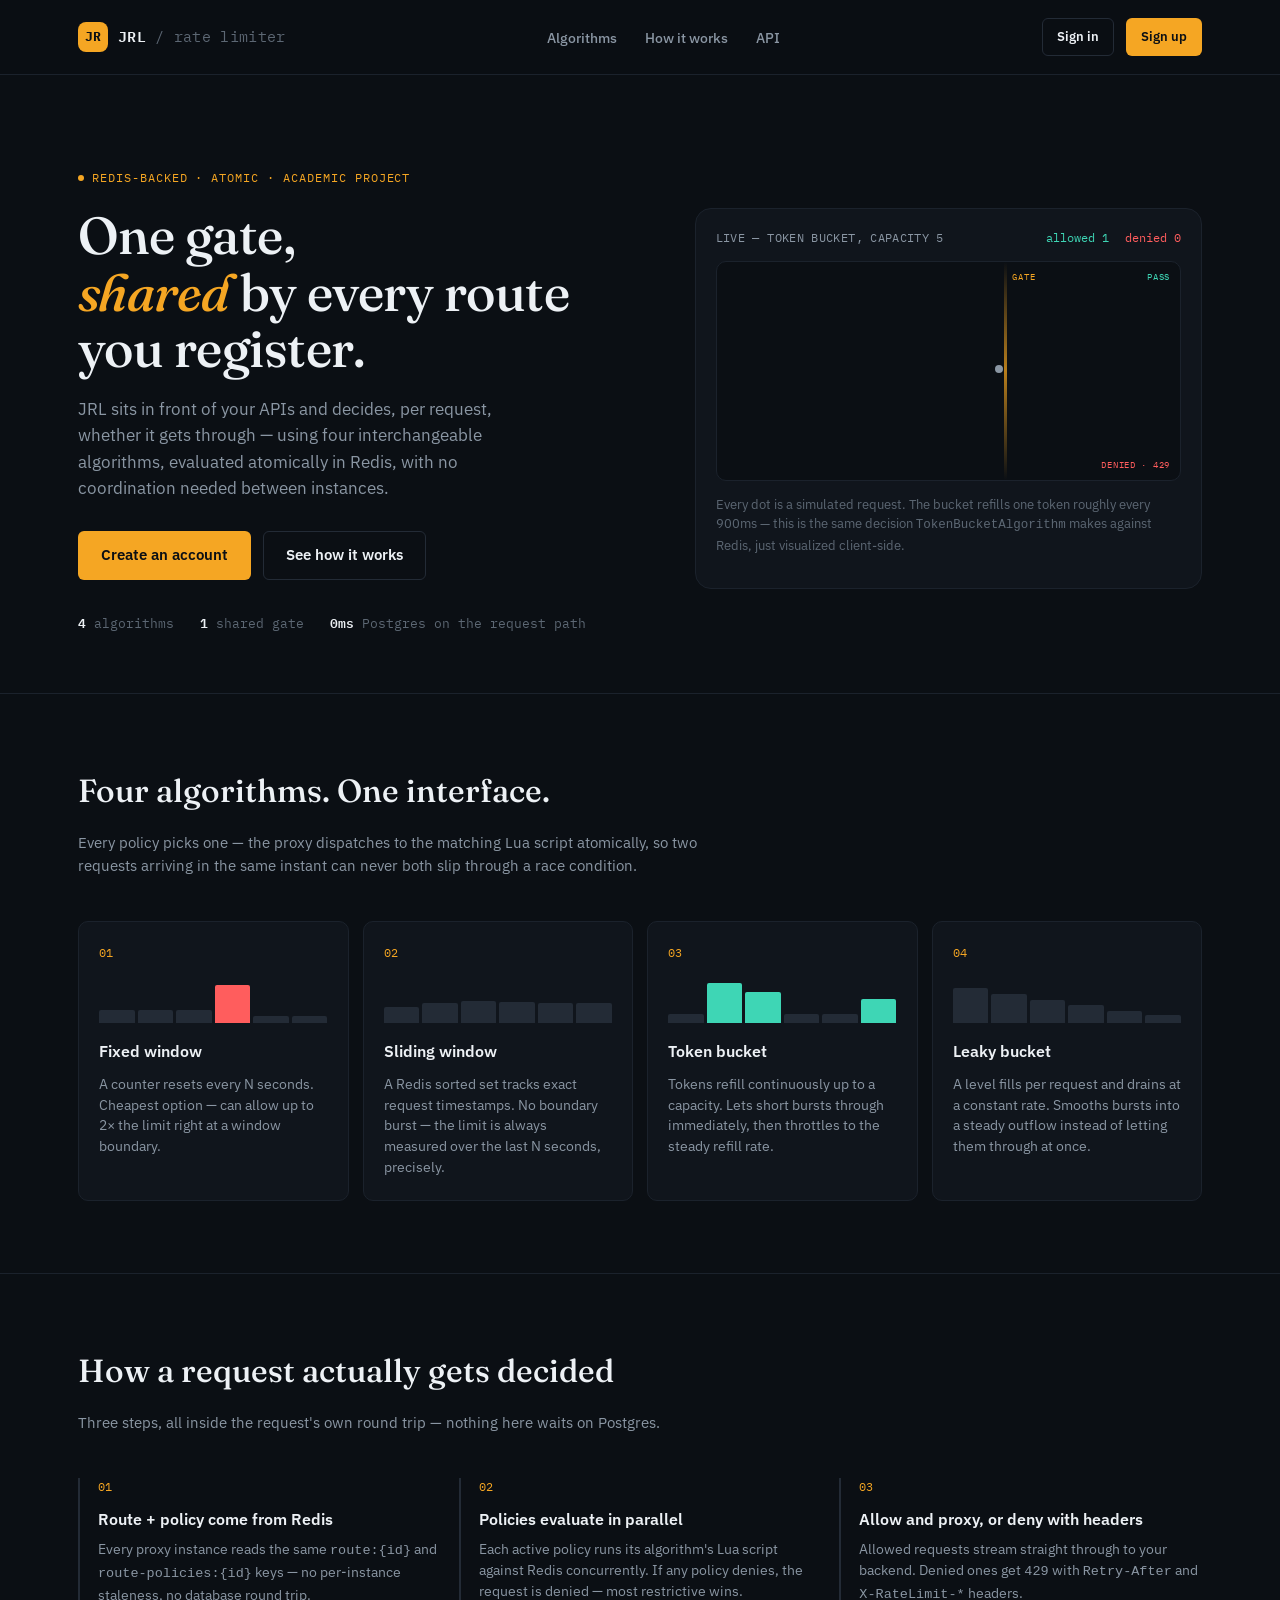
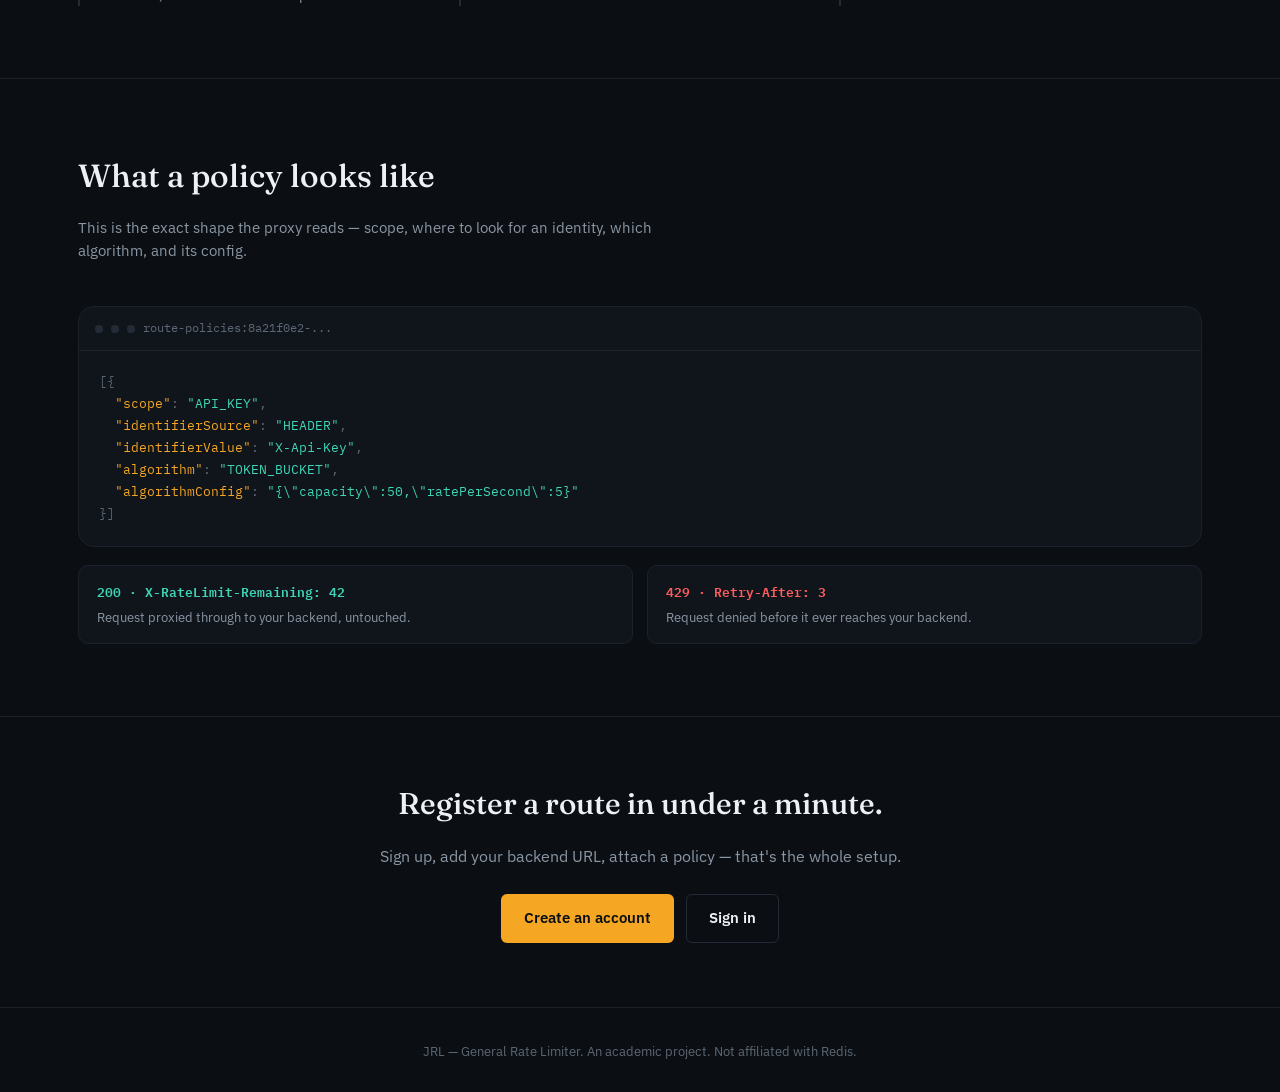
<file: jrl-frontend/index.html>
<!doctype html>
<html lang="en">
<head>
<meta charset="UTF-8">
<meta name="viewport" content="width=device-width, initial-scale=1.0">
<title>JRL — General Rate Limiter</title>
<link rel="stylesheet" href="css/styles.css">
<link rel="stylesheet" href="css/landing.css">
</head>
<body>

<nav class="nav">
  <div class="nav-inner">
    <a class="brand" href="index.html">
      <span class="brand-mark">JR</span>
      <span class="brand-name">JRL <span class="brand-sub">/ rate limiter</span></span>
    </a>
    <ul class="nav-links">
      <li><a href="#algorithms">Algorithms</a></li>
      <li><a href="#how-it-works">How it works</a></li>
      <li><a href="#api">API</a></li>
    </ul>
    <div class="nav-actions">
      <a class="btn btn-ghost btn-sm" href="pages/signin.html">Sign in</a>
      <a class="btn btn-primary btn-sm" href="pages/signup.html">Sign up</a>
    </div>
  </div>
</nav>

<header class="hero">
  <div class="container hero-grid">
    <div>
      <div class="eyebrow hero-eyebrow">Redis-backed · atomic · academic project</div>
      <h1>One gate,<br><em>shared</em> by every route you register.</h1>
      <p class="lede">
        JRL sits in front of your APIs and decides, per request, whether it gets
        through — using four interchangeable algorithms, evaluated atomically
        in Redis, with no coordination needed between instances.
      </p>
      <div class="hero-ctas">
        <a class="btn btn-primary" href="pages/signup.html">Create an account</a>
        <a class="btn btn-ghost" href="#how-it-works">See how it works</a>
      </div>
      <div class="hero-meta">
        <span><strong>4</strong> algorithms</span>
        <span><strong>1</strong> shared gate</span>
        <span><strong>0ms</strong> Postgres on the request path</span>
      </div>
    </div>

    <div class="flow-card">
      <div class="flow-card-head">
        <span class="flow-card-title">LIVE — TOKEN BUCKET, CAPACITY 5</span>
        <div class="flow-stats">
          <span class="flow-stat-allow">allowed <span id="flowAllowed">0</span></span>
          <span class="flow-stat-deny">denied <span id="flowDenied">0</span></span>
        </div>
      </div>
      <div class="flow-stage" id="flowStage">
        <span class="flow-lane-label pass">PASS</span>
        <span class="flow-lane-label block">DENIED · 429</span>
        <div class="flow-gate"></div>
      </div>
      <p class="flow-caption">
        Every dot is a simulated request. The bucket refills one token roughly
        every 900ms — this is the same decision <code>TokenBucketAlgorithm</code>
        makes against Redis, just visualized client-side.
      </p>
    </div>
  </div>
</header>

<section class="section" id="algorithms">
  <div class="container">
    <div class="section-head">
      <h2>Four algorithms. One interface.</h2>
      <p>Every policy picks one — the proxy dispatches to the matching Lua script atomically, so two requests arriving in the same instant can never both slip through a race condition.</p>
    </div>
    <div class="algo-grid">
      <div class="algo-card">
        <div class="algo-num">01</div>
        <div class="algo-visual">
          <span style="height:30%"></span><span style="height:30%"></span><span style="height:30%"></span>
          <span style="height:85%; background:var(--deny)"></span><span style="height:15%"></span><span style="height:15%"></span>
        </div>
        <h3>Fixed window</h3>
        <p>A counter resets every N seconds. Cheapest option — can allow up to 2× the limit right at a window boundary.</p>
      </div>
      <div class="algo-card">
        <div class="algo-num">02</div>
        <div class="algo-visual">
          <span style="height:35%"></span><span style="height:45%"></span><span style="height:50%"></span>
          <span style="height:48%"></span><span style="height:46%"></span><span style="height:44%"></span>
        </div>
        <h3>Sliding window</h3>
        <p>A Redis sorted set tracks exact request timestamps. No boundary burst — the limit is always measured over the last N seconds, precisely.</p>
      </div>
      <div class="algo-card">
        <div class="algo-num">03</div>
        <div class="algo-visual">
          <span style="height:20%"></span><span style="height:90%; background:var(--allow)"></span><span style="height:70%; background:var(--allow)"></span>
          <span style="height:20%"></span><span style="height:20%"></span><span style="height:55%; background:var(--allow)"></span>
        </div>
        <h3>Token bucket</h3>
        <p>Tokens refill continuously up to a capacity. Lets short bursts through immediately, then throttles to the steady refill rate.</p>
      </div>
      <div class="algo-card">
        <div class="algo-num">04</div>
        <div class="algo-visual">
          <span style="height:80%"></span><span style="height:65%"></span><span style="height:52%"></span>
          <span style="height:40%"></span><span style="height:28%"></span><span style="height:18%"></span>
        </div>
        <h3>Leaky bucket</h3>
        <p>A level fills per request and drains at a constant rate. Smooths bursts into a steady outflow instead of letting them through at once.</p>
      </div>
    </div>
  </div>
</section>

<section class="section" id="how-it-works" style="border-top:1px solid var(--line-soft)">
  <div class="container">
    <div class="section-head">
      <h2>How a request actually gets decided</h2>
      <p>Three steps, all inside the request's own round trip — nothing here waits on Postgres.</p>
    </div>
    <div class="steps">
      <div class="step">
        <div class="step-num">01</div>
        <h3>Route + policy come from Redis</h3>
        <p>Every proxy instance reads the same <code>route:{id}</code> and <code>route-policies:{id}</code> keys — no per-instance staleness, no database round trip.</p>
      </div>
      <div class="step">
        <div class="step-num">02</div>
        <h3>Policies evaluate in parallel</h3>
        <p>Each active policy runs its algorithm's Lua script against Redis concurrently. If any policy denies, the request is denied — most restrictive wins.</p>
      </div>
      <div class="step">
        <div class="step-num">03</div>
        <h3>Allow and proxy, or deny with headers</h3>
        <p>Allowed requests stream straight through to your backend. Denied ones get <code>429</code> with <code>Retry-After</code> and <code>X-RateLimit-*</code> headers.</p>
      </div>
    </div>
  </div>
</section>

<section class="section" id="api" style="border-top:1px solid var(--line-soft)">
  <div class="container">
    <div class="section-head">
      <h2>What a policy looks like</h2>
      <p>This is the exact shape the proxy reads — scope, where to look for an identity, which algorithm, and its config.</p>
    </div>
    <div class="code-panel">
      <div class="code-panel-head">
        <span class="code-dot"></span><span class="code-dot"></span><span class="code-dot"></span>
        <span>route-policies:8a21f0e2-...</span>
      </div>
      <pre><span class="tok-punc">[{</span>
  <span class="tok-key">"scope"</span><span class="tok-punc">:</span> <span class="tok-str">"API_KEY"</span><span class="tok-punc">,</span>
  <span class="tok-key">"identifierSource"</span><span class="tok-punc">:</span> <span class="tok-str">"HEADER"</span><span class="tok-punc">,</span>
  <span class="tok-key">"identifierValue"</span><span class="tok-punc">:</span> <span class="tok-str">"X-Api-Key"</span><span class="tok-punc">,</span>
  <span class="tok-key">"algorithm"</span><span class="tok-punc">:</span> <span class="tok-str">"TOKEN_BUCKET"</span><span class="tok-punc">,</span>
  <span class="tok-key">"algorithmConfig"</span><span class="tok-punc">:</span> <span class="tok-str">"{\"capacity\":50,\"ratePerSecond\":5}"</span>
<span class="tok-punc">}]</span></pre>
    </div>
    <div class="response-strip">
      <div class="response-chip allow">
        <div class="code">200 · X-RateLimit-Remaining: 42</div>
        <p>Request proxied through to your backend, untouched.</p>
      </div>
      <div class="response-chip deny">
        <div class="code">429 · Retry-After: 3</div>
        <p>Request denied before it ever reaches your backend.</p>
      </div>
    </div>
  </div>
</section>

<section class="cta-band">
  <div class="container">
    <h2>Register a route in under a minute.</h2>
    <p>Sign up, add your backend URL, attach a policy — that's the whole setup.</p>
    <div class="cta-band-actions">
      <a class="btn btn-primary" href="pages/signup.html">Create an account</a>
      <a class="btn btn-ghost" href="pages/signin.html">Sign in</a>
    </div>
  </div>
</section>

<footer class="site-footer">
  JRL — General Rate Limiter. An academic project. Not affiliated with Redis.
</footer>

<script src="js/flow-demo.js"></script>
</body>
</html>
</file>
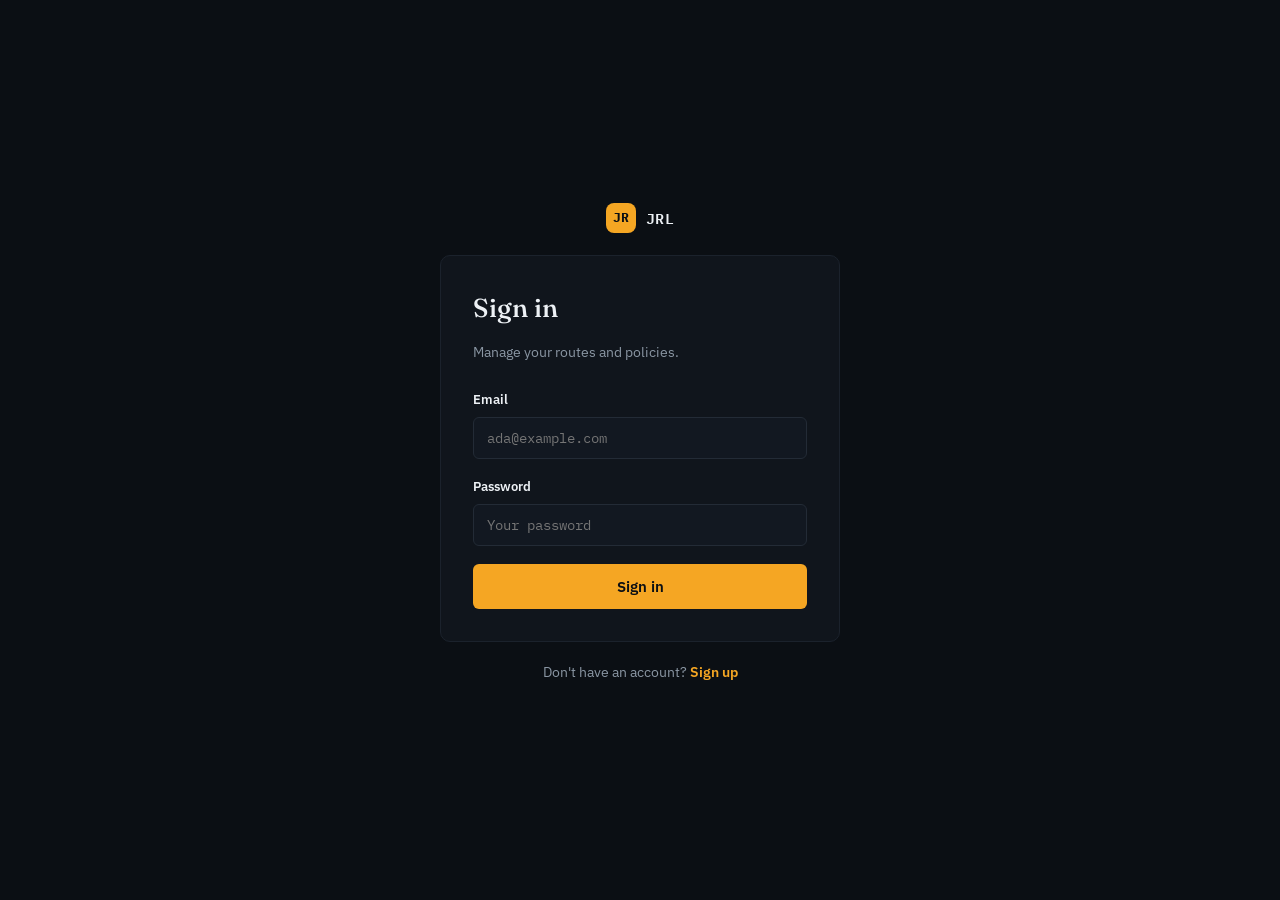
<file: jrl-frontend/pages/dashboard.html>
<!doctype html>
<html lang="en">
<head>
<meta charset="UTF-8">
<meta name="viewport" content="width=device-width, initial-scale=1.0">
<title>Routes — JRL</title>
<link rel="stylesheet" href="../css/styles.css">
<style>
  .status-dot {
    display: inline-block;
    width: 9px; height: 9px;
    border-radius: 50%;
    margin-right: 8px;
    flex-shrink: 0;
  }
  .status-dot.live { background: var(--allow); box-shadow: 0 0 0 3px var(--allow-wash); }
  .status-dot.down { background: var(--deny); box-shadow: 0 0 0 3px var(--deny-wash); }
  .status-dot.checking { background: var(--text-faint); }
  .route-row-status { display: flex; align-items: center; font-family: var(--font-mono); font-size: 11px; color: var(--text-muted); }
  .route-row-actions { display: flex; gap: 6px; }
  .icon-btn { background: none; border: 1px solid var(--line); color: var(--text-muted); border-radius: var(--radius-sm); padding: 6px 10px; font-size: 12px; cursor: pointer; text-decoration: none; display: inline-flex; align-items: center; }
  .icon-btn:hover { color: var(--text-primary); border-color: var(--text-faint); }
</style>
</head>
<body>

<div class="app-shell">
  <aside class="app-sidebar">
    <a class="brand" href="../index.html">
      <span class="brand-mark">JR</span>
      <span class="brand-name">JRL</span>
    </a>
    <nav class="app-sidebar-nav">
      <a href="dashboard.html" class="active">Routes</a>
      <a href="profile.html">Profile</a>
    </nav>
  </aside>

  <main class="app-main">
    <div class="app-header">
      <div>
        <h1 class="app-title">Routes</h1>
        <p class="app-subtitle">Each route proxies to one backend URL and carries its own rate-limit policies.</p>
      </div>
      <div style="display:flex; align-items:center; gap:12px;">
        <a class="user-chip" href="profile.html" id="userChip">Loading…</a>
        <button class="btn btn-primary btn-sm" id="newRouteBtn">New route</button>
      </div>
    </div>

    <div id="routeListWrap">
      <div class="empty-state"><p>Loading routes…</p></div>
    </div>
  </main>
</div>

<!-- Create route modal -->
<div class="modal-overlay" id="routeModalOverlay">
  <div class="modal">
    <div class="modal-head">
      <h3>New route</h3>
      <button class="modal-close" id="closeRouteModal">&times;</button>
    </div>
    <div class="form-error" id="routeFormError"></div>
    <form id="routeForm">
      <div class="field">
        <label for="routeName">Name</label>
        <input type="text" id="routeName" required placeholder="Payments API">
      </div>
      <div class="field">
        <label for="targetUrl">Backend URL</label>
        <input type="url" id="targetUrl" required placeholder="https://api.yourcompany.com/v1">
        <p class="hint">Traffic that passes the rate limit is forwarded here, unmodified.</p>
      </div>
      <div class="modal-actions">
        <button type="button" class="btn btn-ghost" id="cancelRouteBtn">Cancel</button>
        <button type="submit" class="btn btn-primary" id="routeSubmitBtn">Create route</button>
      </div>
    </form>
  </div>
</div>

<script src="../js/config.js"></script>
<script src="../js/api.js"></script>
<script src="../js/auth-guard.js"></script>
<script src="../js/toast.js"></script>
<script>
  let statusPollTimer = null;

  function escapeHtml(str) {
    const div = document.createElement('div');
    div.textContent = str;
    return div.innerHTML;
  }

  async function renderRoutes() {
    const wrap = document.getElementById('routeListWrap');
    let routes;
    try {
      routes = await JRL.listRoutes();
    } catch (err) {
      wrap.innerHTML = `<div class="empty-state"><h3>Couldn't load routes</h3><p>${escapeHtml(err.message)}</p></div>`;
      return;
    }

    if (routes.length === 0) {
      wrap.innerHTML = `
        <div class="empty-state">
          <h3>No routes yet</h3>
          <p>Create a route, point it at your backend, then attach a policy to start limiting traffic.</p>
          <button class="btn btn-primary btn-sm" onclick="document.getElementById('newRouteBtn').click()">Create your first route</button>
        </div>`;
      return;
    }

    wrap.innerHTML = `<div class="row-list">` + routes.map(r => `
      <div class="route-row" data-route-id="${r.routeId}">
        <a class="route-row-main" href="route.html?id=${encodeURIComponent(r.routeId)}" style="text-decoration:none; color:inherit;">
          <div class="route-row-name">${escapeHtml(r.name)}</div>
          <div class="route-row-url">${escapeHtml(r.targetUrl)}</div>
        </a>
        <div class="route-row-meta">
          <span class="route-row-status">
            <span class="status-dot ${r.live ? 'live' : 'down'}" data-dot="${r.routeId}"></span>
            ${r.live ? 'live' : 'not live'}
          </span>
          <span class="pill ${r.active ? 'pill-active' : ''}">${r.active ? 'active' : 'paused'}</span>
          <div class="route-row-actions">
            <a class="icon-btn" href="route.html?id=${encodeURIComponent(r.routeId)}">Manage</a>
            <button class="icon-btn" data-delete-route="${r.routeId}">Delete</button>
          </div>
        </div>
      </div>
    `).join('') + `</div>`;

    wrap.querySelectorAll('[data-delete-route]').forEach(btn => {
      btn.addEventListener('click', async (e) => {
        e.preventDefault();
        const routeId = btn.dataset.deleteRoute;
        if (!confirm('Delete this route and all of its policies? This cannot be undone.')) return;
        try {
          await JRL.deleteRoute(routeId);
          showToast('Route deleted');
          renderRoutes();
        } catch (err) {
          showToast(err.message);
        }
      });
    });

    schedulePoll(routes.map(r => r.routeId));
  }

  // Periodically re-checks the live status dot without re-rendering the whole
  // list — mirrors what a real dashboard would do to keep the dot honest.
  function schedulePoll(routeIds) {
    clearInterval(statusPollTimer);
    statusPollTimer = setInterval(async () => {
      for (const routeId of routeIds) {
        const dot = document.querySelector(`[data-dot="${routeId}"]`);
        if (!dot) continue;
        try {
          const status = await JRL.getRouteStatus(routeId);
          dot.className = `status-dot ${status.live ? 'live' : 'down'}`;
        } catch {
          dot.className = 'status-dot down';
        }
      }
    }, 8000);
  }

  (async function init() {
    const user = await requireAuth();
    if (!user) return;

    document.getElementById('userChip').innerHTML =
      `<span class="avatar-dot">${user.name.charAt(0).toUpperCase()}</span> ${user.name}`;

    renderRoutes();
  })();

  const overlay = document.getElementById('routeModalOverlay');
  const form = document.getElementById('routeForm');
  const errorEl = document.getElementById('routeFormError');
  const submitBtn = document.getElementById('routeSubmitBtn');

  document.getElementById('newRouteBtn').addEventListener('click', () => {
    form.reset();
    errorEl.classList.remove('visible');
    overlay.classList.add('open');
  });
  document.getElementById('closeRouteModal').addEventListener('click', () => overlay.classList.remove('open'));
  document.getElementById('cancelRouteBtn').addEventListener('click', () => overlay.classList.remove('open'));
  overlay.addEventListener('click', (e) => { if (e.target === overlay) overlay.classList.remove('open'); });

  form.addEventListener('submit', async (e) => {
    e.preventDefault();
    errorEl.classList.remove('visible');
    const name = document.getElementById('routeName').value.trim();
    const targetUrl = document.getElementById('targetUrl').value.trim();

    submitBtn.disabled = true;
    submitBtn.textContent = 'Creating…';
    try {
      await JRL.createRoute({ name, targetUrl });
      overlay.classList.remove('open');
      showToast('Route created');
      renderRoutes();
    } catch (err) {
      errorEl.textContent = err.message;
      errorEl.classList.add('visible');
    } finally {
      submitBtn.disabled = false;
      submitBtn.textContent = 'Create route';
    }
  });
</script>
</body>
</html>
</file>
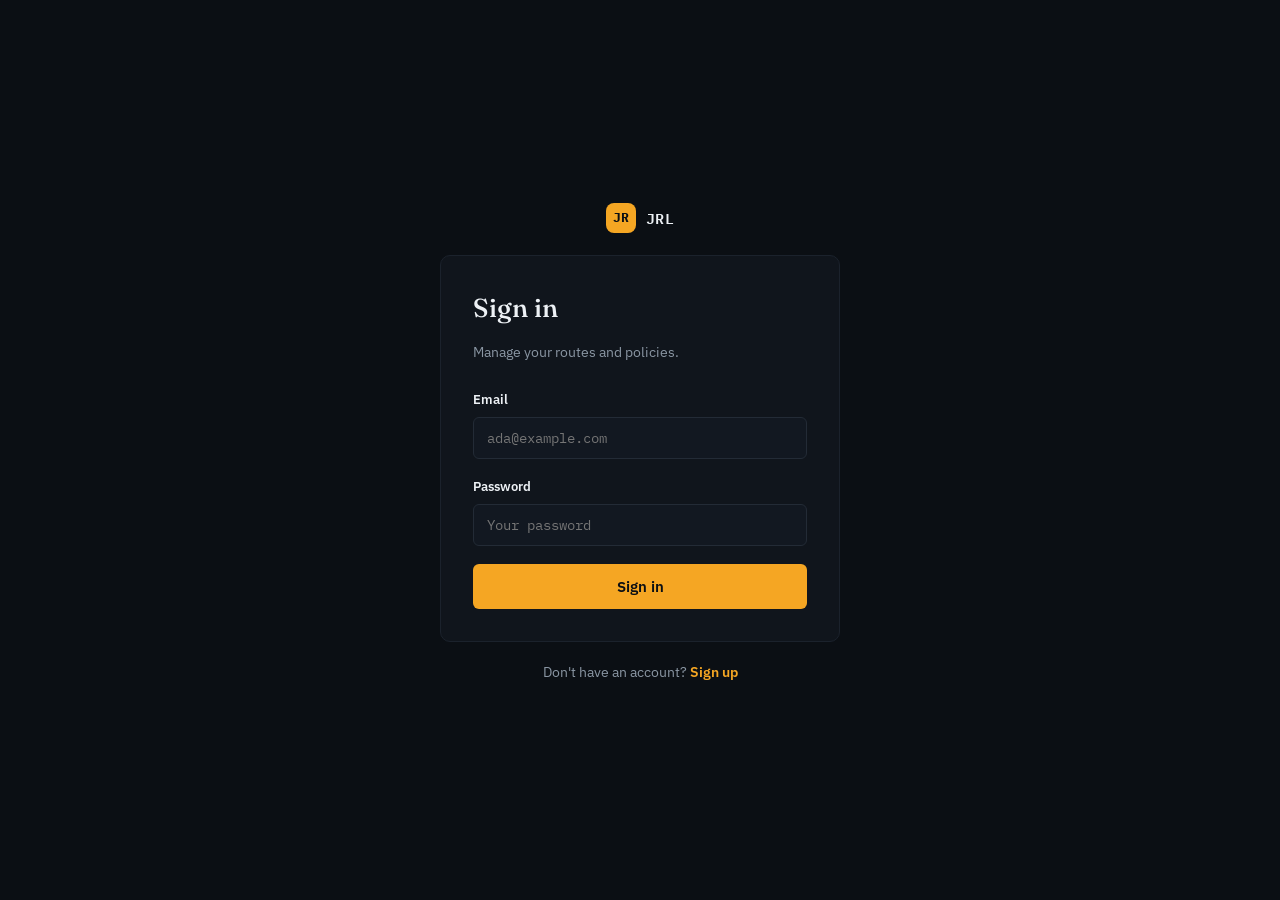
<file: jrl-frontend/pages/profile.html>
<!doctype html>
<html lang="en">
<head>
<meta charset="UTF-8">
<meta name="viewport" content="width=device-width, initial-scale=1.0">
<title>Profile — JRL</title>
<link rel="stylesheet" href="../css/styles.css">
</head>
<body>

<div class="app-shell">
  <aside class="app-sidebar">
    <a class="brand" href="../index.html">
      <span class="brand-mark">JR</span>
      <span class="brand-name">JRL</span>
    </a>
    <nav class="app-sidebar-nav">
      <a href="dashboard.html">Routes</a>
      <a href="profile.html" class="active">Profile</a>
    </nav>
  </aside>

  <main class="app-main">
    <div class="app-header">
      <div>
        <h1 class="app-title">Profile</h1>
        <p class="app-subtitle">Your account and the customer ID your routes will be tagged with.</p>
      </div>
    </div>

    <div class="form-error" id="formError"></div>

    <div class="card">
      <div class="field">
        <label for="nameInput">Name</label>
        <input type="text" id="nameInput" style="font-family: var(--font-body);" disabled>
      </div>
      <div class="field">
        <label>Email</label>
        <input type="email" id="emailDisplay" disabled style="font-family: var(--font-body); opacity: 0.6;">
        <p class="hint">Email isn't editable — sign up again with a different address to change it.</p>
      </div>
      <button class="btn btn-primary btn-sm" id="saveProfileBtn" disabled>Save changes</button>
    </div>

    <div class="card">
      <div class="field" style="margin-bottom: 4px;">
        <label>Customer ID</label>
        <div class="code-value" id="customerIdValue">—</div>
        <p class="hint">Once routes exist, every route and metric you create will be tagged with this value.</p>
      </div>
    </div>

    <div class="card" style="border-color: rgba(255,93,93,0.3);">
      <div class="toggle-row" style="align-items:center;">
        <span class="toggle-label">
          Sign out
          <span class="sub">Forgets your session token on this device. The token itself stays valid until it expires — see jrl-auth-service's README.</span>
        </span>
        <button class="btn btn-ghost btn-sm" id="signOutBtn">Sign out</button>
      </div>
    </div>
  </main>
</div>

<script src="../js/config.js"></script>
<script src="../js/api.js"></script>
<script src="../js/auth-guard.js"></script>
<script src="../js/toast.js"></script>
<script>
  const nameInput = document.getElementById('nameInput');
  const saveBtn = document.getElementById('saveProfileBtn');
  const errorEl = document.getElementById('formError');

  (async function init() {
    const user = await requireAuth();
    if (!user) return;

    nameInput.value = user.name;
    nameInput.disabled = false;
    saveBtn.disabled = false;
    document.getElementById('emailDisplay').value = user.email;
    document.getElementById('customerIdValue').textContent = user.customerId;
  })();

  saveBtn.addEventListener('click', async () => {
    errorEl.classList.remove('visible');
    const name = nameInput.value.trim();
    if (!name) {
      errorEl.textContent = 'Name cannot be empty.';
      errorEl.classList.add('visible');
      return;
    }
    saveBtn.disabled = true;
    saveBtn.textContent = 'Saving…';
    try {
      await JRL.updateProfile({ name });
      showToast('Profile saved');
    } catch (err) {
      errorEl.textContent = err.message;
      errorEl.classList.add('visible');
    } finally {
      saveBtn.disabled = false;
      saveBtn.textContent = 'Save changes';
    }
  });

  document.getElementById('signOutBtn').addEventListener('click', () => {
    JRL.signOut();
    window.location.href = 'signin.html';
  });
</script>
</body>
</html>
</file>
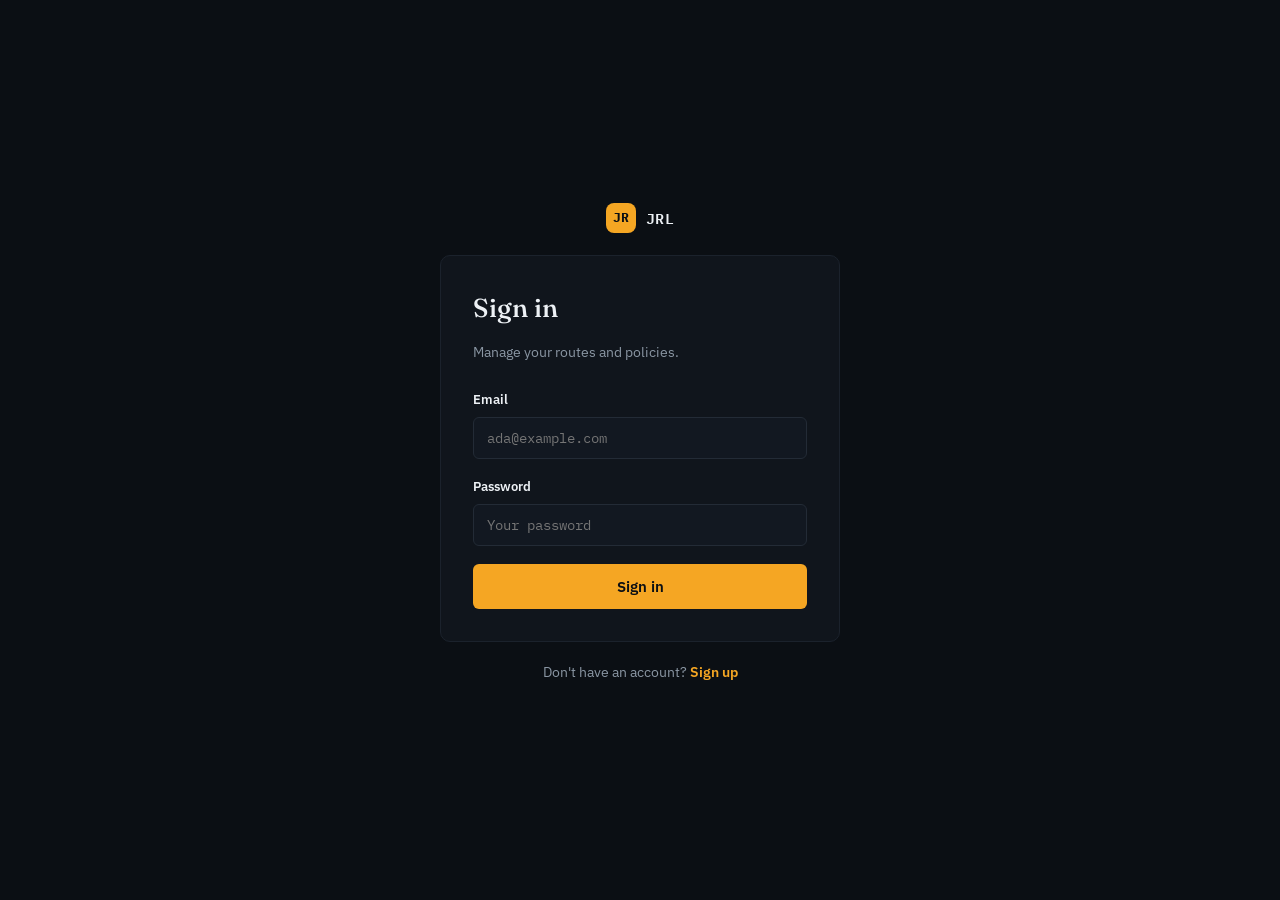
<file: jrl-frontend/pages/route.html>
<!doctype html>
<html lang="en">
<head>
<meta charset="UTF-8">
<meta name="viewport" content="width=device-width, initial-scale=1.0">
<title>Route — JRL</title>
<link rel="stylesheet" href="../css/styles.css">
<style>
  .toggle-row { display: flex; align-items: center; justify-content: space-between; padding: 4px 0; }
  .toggle-row .toggle-label { font-size: 14px; }
  .toggle-row .toggle-label .sub { display: block; font-size: 12.5px; color: var(--text-faint); margin-top: 2px; }
  .switch { position: relative; width: 40px; height: 22px; }
  .switch input { opacity: 0; width: 0; height: 0; }
  .switch .track { position: absolute; inset: 0; background: var(--line); border-radius: 100px; cursor: pointer; transition: background 0.15s ease; }
  .switch .track::before { content: ''; position: absolute; width: 16px; height: 16px; left: 3px; top: 3px; background: var(--text-primary); border-radius: 50%; transition: transform 0.15s ease; }
  .switch input:checked + .track { background: var(--allow-wash); border: 1px solid rgba(62,214,181,0.4); }
  .switch input:checked + .track::before { transform: translateX(18px); background: var(--allow); }

  .status-dot { display: inline-block; width: 9px; height: 9px; border-radius: 50%; margin-right: 8px; }
  .status-dot.live { background: var(--allow); box-shadow: 0 0 0 3px var(--allow-wash); }
  .status-dot.down { background: var(--deny); box-shadow: 0 0 0 3px var(--deny-wash); }
  .status-line { display: flex; align-items: center; font-family: var(--font-mono); font-size: 12.5px; color: var(--text-muted); margin-bottom: 18px; }

  .policy-row { padding: 16px 18px; border: 1px solid var(--line-soft); border-radius: var(--radius-md); background: var(--ink-900); }
  .policy-row + .policy-row { margin-top: 10px; }
  .policy-row-top { display: flex; align-items: center; justify-content: space-between; gap: 12px; margin-bottom: 8px; }
  .policy-row-title { font-weight: 600; font-size: 14.5px; display:flex; align-items:center; gap:8px; }
  .policy-row-detail { font-family: var(--font-mono); font-size: 12.5px; color: var(--text-muted); }
  .policy-row-actions { display: flex; gap: 8px; flex-shrink: 0; }
  .icon-btn { background: none; border: 1px solid var(--line); color: var(--text-muted); border-radius: var(--radius-sm); padding: 6px 10px; font-size: 12px; cursor: pointer; }
  .icon-btn:hover { color: var(--text-primary); border-color: var(--text-faint); }
  .locked-field { opacity: 0.55; }
  .locked-note { font-size: 12px; color: var(--text-faint); margin: -8px 0 18px; }
</style>
</head>
<body>

<div class="app-shell">
  <aside class="app-sidebar">
    <a class="brand" href="../index.html">
      <span class="brand-mark">JR</span>
      <span class="brand-name">JRL</span>
    </a>
    <nav class="app-sidebar-nav">
      <a href="dashboard.html" class="active">Routes</a>
      <a href="profile.html">Profile</a>
    </nav>
  </aside>

  <main class="app-main">
    <div class="app-header">
      <div>
        <p class="app-subtitle" style="margin-bottom:4px;"><a href="dashboard.html" style="color:var(--text-muted); text-decoration:none;">&larr; Routes</a></p>
        <h1 class="app-title" id="routeTitle">Route</h1>
      </div>
      <a class="user-chip" href="profile.html" id="userChip"></a>
    </div>

    <div id="routeNotFound" style="display:none;" class="empty-state">
      <h3>Route not found</h3>
      <p>It may have been deleted, or the link is wrong.</p>
      <a class="btn btn-primary btn-sm" href="dashboard.html">Back to routes</a>
    </div>

    <div id="routeContent" style="display:none;">
      <div class="status-line">
        <span class="status-dot" id="liveDot"></span>
        <span id="liveText">Checking…</span>
        <button class="btn btn-ghost btn-sm" id="recheckBtn" style="margin-left:12px; padding:4px 10px;">Check now</button>
      </div>

      <div class="form-error" id="routeFormError"></div>
      <div class="card">
        <div class="field">
          <label for="routeNameInput">Name</label>
          <input type="text" id="routeNameInput" style="font-family: var(--font-body);">
        </div>
        <div class="field">
          <label for="targetUrlInput">Backend URL</label>
          <input type="url" id="targetUrlInput">
        </div>
        <div class="toggle-row">
          <span class="toggle-label">
            Active
            <span class="sub">Paused routes return 404 — nothing gets proxied or limited.</span>
          </span>
          <label class="switch">
            <input type="checkbox" id="activeToggle">
            <span class="track"></span>
          </label>
        </div>
        <div class="modal-actions" style="margin-top:20px;">
          <button class="btn btn-primary btn-sm" id="saveRouteBtn">Save changes</button>
          <button class="btn btn-danger btn-sm" id="deleteRouteBtn">Delete route</button>
        </div>
      </div>

      <div class="app-header" style="margin-top:34px; margin-bottom:14px;">
        <div>
          <h2 style="font-family:var(--font-display); font-size:20px; font-weight:500;">Policies</h2>
          <p class="app-subtitle">A request is denied if any active policy denies it — most restrictive wins.</p>
        </div>
        <button class="btn btn-primary btn-sm" id="newPolicyBtn">Add policy</button>
      </div>
      <div id="policyListWrap"></div>
    </div>
  </main>
</div>

<!-- Policy modal -->
<div class="modal-overlay" id="policyModalOverlay">
  <div class="modal">
    <div class="modal-head">
      <h3 id="policyModalTitle">Add policy</h3>
      <button class="modal-close" id="closePolicyModal">&times;</button>
    </div>
    <div class="form-error" id="policyFormError"></div>
    <form id="policyForm">
      <input type="hidden" id="policyId">

      <div id="scopeSection">
        <div class="field">
          <label for="scope">Scope — who shares one counter</label>
          <select id="scope">
            <option value="GLOBAL">Global — one counter for the whole route</option>
            <option value="IP">Per IP address</option>
            <option value="API_KEY">Per API key</option>
            <option value="USER">Per user identifier</option>
          </select>
        </div>

        <div id="identifierFields">
          <div class="field-row">
            <div class="field">
              <label for="identifierSource">Read identity from</label>
              <select id="identifierSource">
                <option value="HEADER">Header</option>
                <option value="QUERY_PARAM">Query parameter</option>
                <option value="COOKIE">Cookie</option>
              </select>
            </div>
            <div class="field">
              <label for="identifierValue">Name</label>
              <input type="text" id="identifierValue" placeholder="X-Api-Key">
            </div>
          </div>
        </div>
        <p class="locked-note" id="lockedNote" style="display:none;">
          Scope and identity source can't be changed after creation — delete this policy and add a new one if who it applies to needs to change.
        </p>
      </div>

      <div class="field">
        <label for="algorithm">Algorithm</label>
        <select id="algorithm">
          <option value="FIXED_WINDOW">Fixed window</option>
          <option value="SLIDING_WINDOW">Sliding window</option>
          <option value="TOKEN_BUCKET">Token bucket</option>
          <option value="LEAKY_BUCKET">Leaky bucket</option>
        </select>
      </div>

      <div class="field-row">
        <div class="field">
          <label for="limit">Limit</label>
          <input type="number" id="limit" min="1" required placeholder="100">
        </div>
        <div class="field">
          <label for="windowSize">Per</label>
          <input type="number" id="windowSize" min="1" required placeholder="1">
        </div>
      </div>
      <div class="field">
        <label for="windowUnit">Window unit</label>
        <select id="windowUnit">
          <option value="SECOND">Second(s)</option>
          <option value="MINUTE" selected>Minute(s)</option>
          <option value="HOUR">Hour(s)</option>
          <option value="DAY">Day(s)</option>
        </select>
        <p class="hint">For token/leaky bucket, this limit is converted into a steady rate — e.g. 100 per minute becomes roughly 1.67 tokens/sec.</p>
      </div>

      <div class="field" id="activeFieldWrap" style="display:none;">
        <div class="toggle-row">
          <span class="toggle-label">Active</span>
          <label class="switch">
            <input type="checkbox" id="policyActiveToggle">
            <span class="track"></span>
          </label>
        </div>
      </div>

      <div class="modal-actions">
        <button type="button" class="btn btn-ghost" id="cancelPolicyBtn">Cancel</button>
        <button type="submit" class="btn btn-primary" id="policySubmitBtn">Save policy</button>
      </div>
    </form>
  </div>
</div>

<script src="../js/config.js"></script>
<script src="../js/api.js"></script>
<script src="../js/auth-guard.js"></script>
<script src="../js/toast.js"></script>
<script>
  const params = new URLSearchParams(window.location.search);
  const routeId = params.get('id');
  let route = null;

  function escapeHtml(str) {
    const div = document.createElement('div');
    div.textContent = str;
    return div.innerHTML;
  }

  (async function init() {
    const user = await requireAuth();
    if (!user) return;
    document.getElementById('userChip').innerHTML =
      `<span class="avatar-dot">${user.name.charAt(0).toUpperCase()}</span> ${user.name}`;

    if (!routeId) {
      document.getElementById('routeNotFound').style.display = 'block';
      return;
    }

    try {
      route = await JRL.getRoute(routeId);
    } catch (err) {
      document.getElementById('routeNotFound').style.display = 'block';
      return;
    }

    document.getElementById('routeContent').style.display = 'block';
    initRoutePage();
  })();

  function renderLiveStatus(status) {
    const dot = document.getElementById('liveDot');
    const text = document.getElementById('liveText');
    dot.className = `status-dot ${status.live ? 'live' : 'down'}`;
    text.textContent = status.live
      ? '/r/' + routeId + ' is live in Redis — the proxy will serve it'
      : 'Not live in Redis right now — the proxy would 404 this route';
  }

  async function checkLiveStatus() {
    try {
      const status = await JRL.getRouteStatus(routeId);
      renderLiveStatus(status);
    } catch (err) {
      document.getElementById('liveDot').className = 'status-dot down';
      document.getElementById('liveText').textContent = 'Could not check status';
    }
  }

  function initRoutePage() {
    document.getElementById('routeTitle').textContent = route.name;
    document.getElementById('routeNameInput').value = route.name;
    document.getElementById('targetUrlInput').value = route.targetUrl;
    document.getElementById('activeToggle').checked = route.active;
    renderLiveStatus({ live: route.live });

    document.getElementById('recheckBtn').addEventListener('click', checkLiveStatus);

    const routeErrorEl = document.getElementById('routeFormError');

    document.getElementById('saveRouteBtn').addEventListener('click', async () => {
      routeErrorEl.classList.remove('visible');
      const name = document.getElementById('routeNameInput').value.trim();
      const targetUrl = document.getElementById('targetUrlInput').value.trim();
      const active = document.getElementById('activeToggle').checked;
      try {
        route = await JRL.updateRoute(route.routeId, { name, targetUrl, active });
        document.getElementById('routeTitle').textContent = route.name;
        renderLiveStatus({ live: route.live });
        showToast('Route saved');
      } catch (err) {
        routeErrorEl.textContent = err.message;
        routeErrorEl.classList.add('visible');
      }
    });

    document.getElementById('deleteRouteBtn').addEventListener('click', async () => {
      if (!confirm(`Delete "${route.name}" and all of its policies? This can't be undone.`)) return;
      try {
        await JRL.deleteRoute(route.routeId);
        window.location.href = 'dashboard.html';
      } catch (err) {
        showToast(err.message);
      }
    });

    renderPolicies();
    setupPolicyModal();
  }

  function algorithmLabel(a) {
    return { FIXED_WINDOW: 'Fixed window', SLIDING_WINDOW: 'Sliding window', TOKEN_BUCKET: 'Token bucket', LEAKY_BUCKET: 'Leaky bucket' }[a] || a;
  }
  function scopeLabel(s) {
    return { GLOBAL: 'Global', IP: 'Per IP', API_KEY: 'Per API key', USER: 'Per user' }[s] || s;
  }

  async function renderPolicies() {
    const wrap = document.getElementById('policyListWrap');
    let policies;
    try {
      policies = await JRL.listPolicies(route.routeId);
    } catch (err) {
      wrap.innerHTML = `<div class="empty-state"><h3>Couldn't load policies</h3><p>${escapeHtml(err.message)}</p></div>`;
      return;
    }

    if (policies.length === 0) {
      wrap.innerHTML = `
        <div class="empty-state">
          <h3>No policies yet</h3>
          <p>Without a policy, requests to this route are refused with 403 — add one to start allowing (and limiting) traffic.</p>
          <button class="btn btn-primary btn-sm" onclick="document.getElementById('newPolicyBtn').click()">Add your first policy</button>
        </div>`;
      return;
    }

    wrap.innerHTML = policies.map(p => {
      let config = {};
      try { config = JSON.parse(p.algorithmConfig); } catch {}
      const summary = `${config.limit ?? '?'} / ${config.windowSize ?? '?'} ${(config.windowUnit || '').toLowerCase()}`;
      const idLine = p.identifierSource ? ` via ${p.identifierSource.toLowerCase()} "${escapeHtml(p.identifierValue || '')}"` : '';
      return `
        <div class="policy-row">
          <div class="policy-row-top">
            <div class="policy-row-title">
              ${algorithmLabel(p.algorithm)}
              <span class="pill ${p.active ? 'pill-active' : ''}">${scopeLabel(p.scope)}</span>
            </div>
            <div class="policy-row-actions">
              <button class="icon-btn" data-edit="${p.policyId}">Edit</button>
              <button class="icon-btn" data-delete="${p.policyId}">Delete</button>
            </div>
          </div>
          <div class="policy-row-detail">${summary}${idLine}</div>
        </div>`;
    }).join('');

    wrap.querySelectorAll('[data-edit]').forEach(btn =>
      btn.addEventListener('click', () => openPolicyModal(btn.dataset.edit, policies)));
    wrap.querySelectorAll('[data-delete]').forEach(btn =>
      btn.addEventListener('click', async () => {
        if (!confirm('Delete this policy?')) return;
        try {
          await JRL.deletePolicy(route.routeId, btn.dataset.delete);
          renderPolicies();
          showToast('Policy deleted');
        } catch (err) {
          showToast(err.message);
        }
      }));
  }

  function setupPolicyModal() {
    const overlay = document.getElementById('policyModalOverlay');
    const form = document.getElementById('policyForm');
    const errorEl = document.getElementById('policyFormError');
    const scopeSelect = document.getElementById('scope');
    const identifierFields = document.getElementById('identifierFields');
    const scopeSection = document.getElementById('scopeSection');
    const lockedNote = document.getElementById('lockedNote');
    const activeFieldWrap = document.getElementById('activeFieldWrap');
    const submitBtn = document.getElementById('policySubmitBtn');

    function syncIdentifierVisibility() {
      const needsIdentifier = scopeSelect.value === 'USER' || scopeSelect.value === 'API_KEY';
      identifierFields.style.display = needsIdentifier ? 'block' : 'none';
    }
    scopeSelect.addEventListener('change', syncIdentifierVisibility);

    document.getElementById('newPolicyBtn').addEventListener('click', () => openPolicyModal(null, []));
    document.getElementById('closePolicyModal').addEventListener('click', () => overlay.classList.remove('open'));
    document.getElementById('cancelPolicyBtn').addEventListener('click', () => overlay.classList.remove('open'));
    overlay.addEventListener('click', (e) => { if (e.target === overlay) overlay.classList.remove('open'); });

    window.openPolicyModal = function (policyId, cachedPolicies) {
      form.reset();
      errorEl.classList.remove('visible');
      document.getElementById('policyId').value = policyId || '';
      document.getElementById('policyModalTitle').textContent = policyId ? 'Edit policy' : 'Add policy';

      const isEdit = Boolean(policyId);
      // Editing only ever changes algorithm/config/active — scope and identity
      // are locked in from creation (see the backend's PolicyUpdateRequest).
      scopeSection.classList.toggle('locked-field', isEdit);
      scopeSelect.disabled = isEdit;
      document.getElementById('identifierSource').disabled = isEdit;
      document.getElementById('identifierValue').disabled = isEdit;
      lockedNote.style.display = isEdit ? 'block' : 'none';
      activeFieldWrap.style.display = isEdit ? 'block' : 'none';

      if (isEdit) {
        const p = cachedPolicies.find(x => x.policyId === policyId);
        if (p) {
          scopeSelect.value = p.scope;
          document.getElementById('identifierSource').value = p.identifierSource || 'HEADER';
          document.getElementById('identifierValue').value = p.identifierValue || '';
          document.getElementById('algorithm').value = p.algorithm;
          document.getElementById('policyActiveToggle').checked = p.active;
          try {
            const cfg = JSON.parse(p.algorithmConfig);
            document.getElementById('limit').value = cfg.limit || '';
            document.getElementById('windowSize').value = cfg.windowSize || '';
            document.getElementById('windowUnit').value = cfg.windowUnit || 'MINUTE';
          } catch {}
        }
      }
      syncIdentifierVisibility();
      overlay.classList.add('open');
    };

    form.addEventListener('submit', async (e) => {
      e.preventDefault();
      errorEl.classList.remove('visible');

      const existingId = document.getElementById('policyId').value;
      const isEdit = Boolean(existingId);

      const limit = Number(document.getElementById('limit').value);
      const windowSize = Number(document.getElementById('windowSize').value);
      const windowUnit = document.getElementById('windowUnit').value;
      if (!limit || !windowSize) {
        errorEl.textContent = 'Limit and window must be positive numbers.';
        errorEl.classList.add('visible');
        return;
      }
      const algorithmConfig = JSON.stringify({ limit, windowSize, windowUnit });

      submitBtn.disabled = true;
      submitBtn.textContent = 'Saving…';

      try {
        if (isEdit) {
          await JRL.updatePolicy(route.routeId, existingId, {
            algorithm: document.getElementById('algorithm').value,
            algorithmConfig,
            active: document.getElementById('policyActiveToggle').checked,
          });
          showToast('Policy updated');
        } else {
          const scope = scopeSelect.value;
          const needsIdentifier = scope === 'USER' || scope === 'API_KEY';
          const identifierValue = document.getElementById('identifierValue').value.trim();
          if (needsIdentifier && !identifierValue) {
            errorEl.textContent = 'Enter a header/param/cookie name to read the identity from.';
            errorEl.classList.add('visible');
            submitBtn.disabled = false;
            submitBtn.textContent = 'Save policy';
            return;
          }
          await JRL.createPolicy(route.routeId, {
            scope,
            identifierSource: needsIdentifier ? document.getElementById('identifierSource').value : null,
            identifierValue: needsIdentifier ? identifierValue : null,
            algorithm: document.getElementById('algorithm').value,
            algorithmConfig,
          });
          showToast('Policy added');
        }
        overlay.classList.remove('open');
        renderPolicies();
      } catch (err) {
        errorEl.textContent = err.message;
        errorEl.classList.add('visible');
      } finally {
        submitBtn.disabled = false;
        submitBtn.textContent = 'Save policy';
      }
    });
  }
</script>
</body>
</html>
</file>
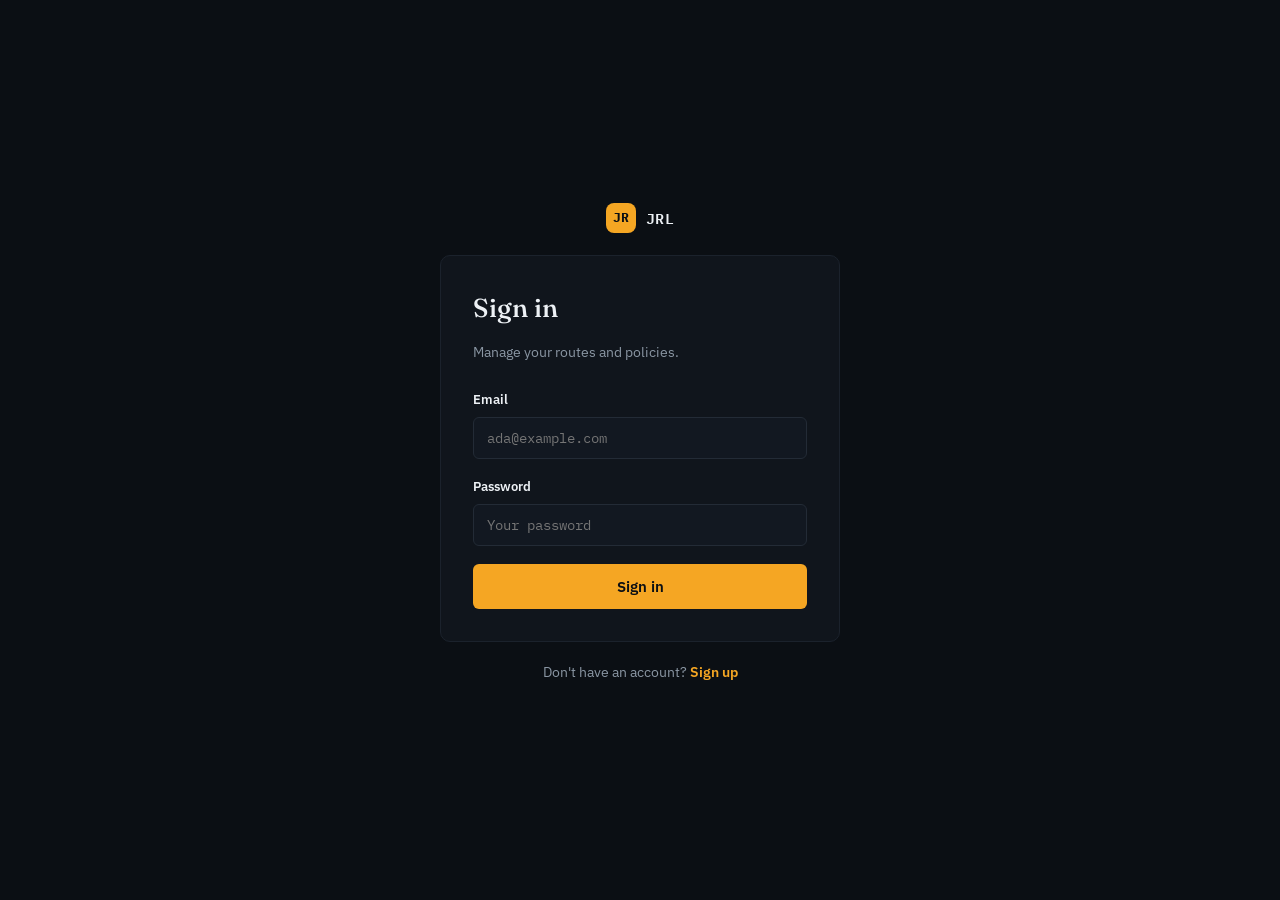
<file: jrl-frontend/pages/signin.html>
<!doctype html>
<html lang="en">
<head>
<meta charset="UTF-8">
<meta name="viewport" content="width=device-width, initial-scale=1.0">
<title>Sign in — JRL</title>
<link rel="stylesheet" href="../css/styles.css">
</head>
<body>

<div class="auth-wrap">
  <div class="auth-card">
    <div style="text-align:center; margin-bottom:22px;">
      <a class="brand" href="../index.html" style="justify-content:center; display:inline-flex;">
        <span class="brand-mark">JR</span>
        <span class="brand-name">JRL</span>
      </a>
    </div>
    <div class="card">
      <h1 class="auth-title">Sign in</h1>
      <p class="auth-sub">Manage your routes and policies.</p>

      <div class="form-error" id="formError"></div>

      <form id="signinForm">
        <div class="field">
          <label for="email">Email</label>
          <input type="email" id="email" required autocomplete="email" placeholder="ada@example.com">
        </div>
        <div class="field">
          <label for="password">Password</label>
          <input type="password" id="password" required autocomplete="current-password" placeholder="Your password">
        </div>
        <button type="submit" class="btn btn-primary btn-block" id="submitBtn">Sign in</button>
      </form>
    </div>
    <p class="auth-switch">Don't have an account? <a href="signup.html">Sign up</a></p>
  </div>
</div>

<script src="../js/config.js"></script>
<script src="../js/api.js"></script>
<script>
  document.getElementById('signinForm').addEventListener('submit', async (e) => {
    e.preventDefault();
    const errorEl = document.getElementById('formError');
    const submitBtn = document.getElementById('submitBtn');
    errorEl.classList.remove('visible');

    const email = document.getElementById('email').value.trim();
    const password = document.getElementById('password').value;

    submitBtn.disabled = true;
    submitBtn.textContent = 'Signing in…';

    try {
      await JRL.signIn({ email, password });
      window.location.href = 'dashboard.html';
    } catch (err) {
      errorEl.textContent = err.message;
      errorEl.classList.add('visible');
      submitBtn.disabled = false;
      submitBtn.textContent = 'Sign in';
    }
  });
</script>
</body>
</html>
</file>
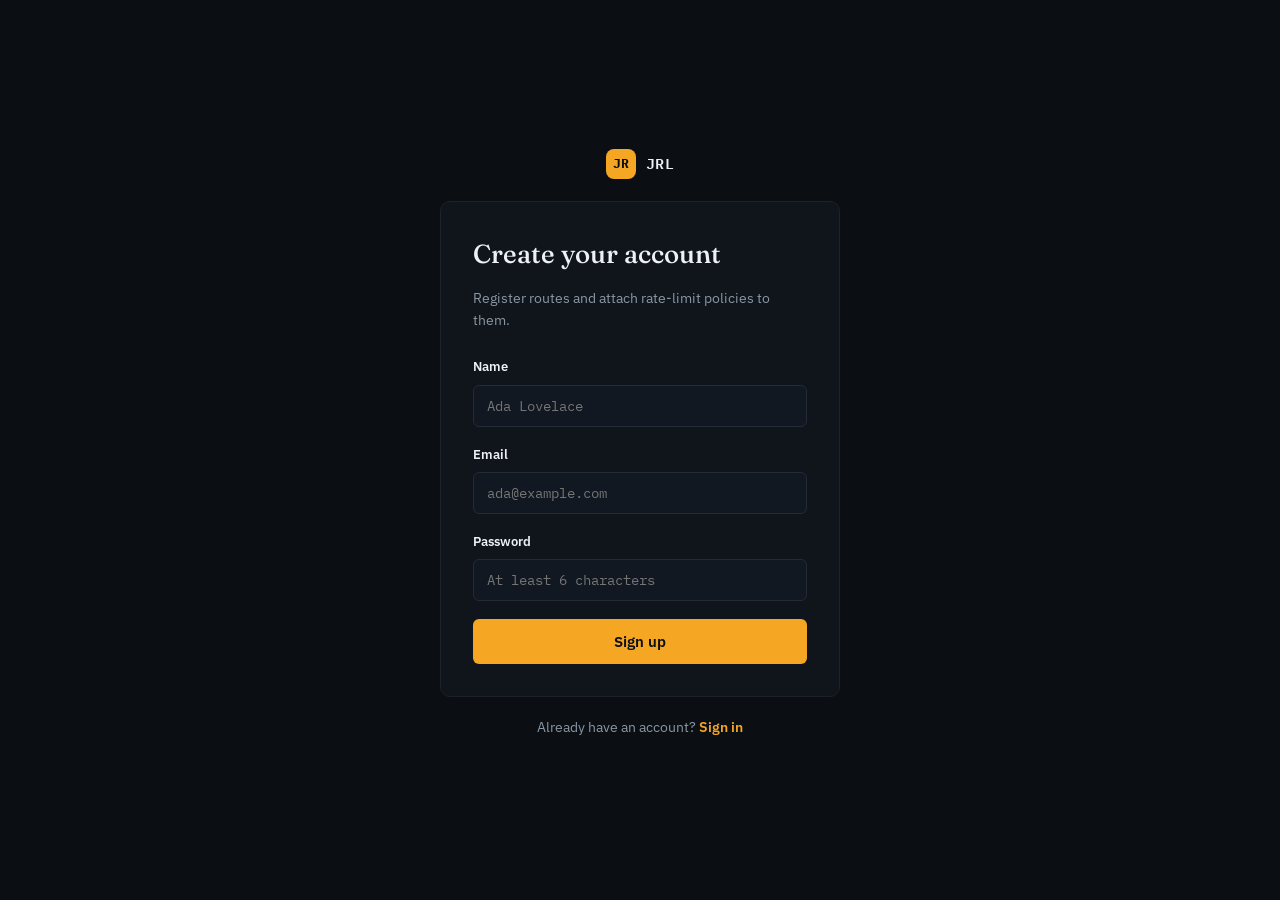
<file: jrl-frontend/pages/signup.html>
<!doctype html>
<html lang="en">
<head>
<meta charset="UTF-8">
<meta name="viewport" content="width=device-width, initial-scale=1.0">
<title>Sign up — JRL</title>
<link rel="stylesheet" href="../css/styles.css">
</head>
<body>

<div class="auth-wrap">
  <div class="auth-card">
    <div style="text-align:center; margin-bottom:22px;">
      <a class="brand" href="../index.html" style="justify-content:center; display:inline-flex;">
        <span class="brand-mark">JR</span>
        <span class="brand-name">JRL</span>
      </a>
    </div>
    <div class="card">
      <h1 class="auth-title">Create your account</h1>
      <p class="auth-sub">Register routes and attach rate-limit policies to them.</p>

      <div class="form-error" id="formError"></div>

      <form id="signupForm">
        <div class="field">
          <label for="name">Name</label>
          <input type="text" id="name" required autocomplete="name" placeholder="Ada Lovelace">
        </div>
        <div class="field">
          <label for="email">Email</label>
          <input type="email" id="email" required autocomplete="email" placeholder="ada@example.com">
        </div>
        <div class="field">
          <label for="password">Password</label>
          <input type="password" id="password" required autocomplete="new-password" minlength="6" placeholder="At least 6 characters">
        </div>
        <button type="submit" class="btn btn-primary btn-block" id="submitBtn">Sign up</button>
      </form>
    </div>
    <p class="auth-switch">Already have an account? <a href="signin.html">Sign in</a></p>
  </div>
</div>

<script src="../js/config.js"></script>
<script src="../js/api.js"></script>
<script>
  document.getElementById('signupForm').addEventListener('submit', async (e) => {
    e.preventDefault();
    const errorEl = document.getElementById('formError');
    const submitBtn = document.getElementById('submitBtn');
    errorEl.classList.remove('visible');

    const name = document.getElementById('name').value.trim();
    const email = document.getElementById('email').value.trim();
    const password = document.getElementById('password').value;

    submitBtn.disabled = true;
    submitBtn.textContent = 'Creating account…';

    try {
      await JRL.signUp({ name, email, password });
      window.location.href = 'dashboard.html';
    } catch (err) {
      errorEl.textContent = err.message;
      errorEl.classList.add('visible');
      submitBtn.disabled = false;
      submitBtn.textContent = 'Sign up';
    }
  });
</script>
</body>
</html>
</file>
<file: jrl-frontend/css/styles.css>
/* ==========================================================================
   JRL — General Rate Limiter
   Design tokens: deep ink-graphite ground, signal-amber accent, teal/coral
   for allow/deny. Fraunces for hero moments only; Plex Sans/Mono for
   everything functional. See README for the reasoning.
   ========================================================================== */

@import url('https://fonts.googleapis.com/css2?family=Fraunces:ital,opsz,wght@0,9..144,400;0,9..144,500;0,9..144,600;1,9..144,500&family=IBM+Plex+Sans:wght@400;500;600;700&family=IBM+Plex+Mono:wght@400;500;600&display=swap');

:root {
  /* Color */
  --ink-950: #0B0F14;
  --ink-900: #10151C;
  --ink-800: #121821;
  --ink-700: #1A222D;
  --line: #232B36;
  --line-soft: #1B222C;
  --text-primary: #EDF1F5;
  --text-muted: #8A96A3;
  --text-faint: #5C6773;

  --signal: #F5A623;
  --signal-dim: #B87E1C;
  --signal-wash: rgba(245, 166, 35, 0.10);

  --allow: #3ED6B5;
  --allow-wash: rgba(62, 214, 181, 0.12);
  --deny: #FF5D5D;
  --deny-wash: rgba(255, 93, 93, 0.12);

  /* Type */
  --font-display: 'Fraunces', serif;
  --font-body: 'IBM Plex Sans', -apple-system, sans-serif;
  --font-mono: 'IBM Plex Mono', ui-monospace, monospace;

  /* Layout */
  --max-w: 1180px;
  --radius-sm: 6px;
  --radius-md: 10px;
  --radius-lg: 16px;
}

* { box-sizing: border-box; }

html {
  scroll-behavior: smooth;
}

@media (prefers-reduced-motion: reduce) {
  html { scroll-behavior: auto; }
  * { animation-duration: 0.01ms !important; animation-iteration-count: 1 !important; transition-duration: 0.01ms !important; }
}

body {
  margin: 0;
  background: var(--ink-950);
  color: var(--text-primary);
  font-family: var(--font-body);
  font-size: 16px;
  line-height: 1.55;
  -webkit-font-smoothing: antialiased;
}

h1, h2, h3, h4 { margin: 0; font-weight: 500; }

a { color: inherit; }

button, input, select, textarea { font-family: inherit; }

:focus-visible {
  outline: 2px solid var(--signal);
  outline-offset: 2px;
}

.container {
  max-width: var(--max-w);
  margin: 0 auto;
  padding: 0 28px;
}

/* ---------- Eyebrow / labels ---------- */
.eyebrow {
  display: inline-flex;
  align-items: center;
  gap: 8px;
  font-family: var(--font-mono);
  font-size: 12px;
  letter-spacing: 0.08em;
  text-transform: uppercase;
  color: var(--signal);
}
.eyebrow::before {
  content: '';
  width: 6px;
  height: 6px;
  border-radius: 50%;
  background: var(--signal);
}

/* ---------- Buttons ---------- */
.btn {
  display: inline-flex;
  align-items: center;
  justify-content: center;
  gap: 8px;
  padding: 12px 22px;
  border-radius: var(--radius-sm);
  border: 1px solid transparent;
  font-family: var(--font-body);
  font-weight: 600;
  font-size: 14.5px;
  cursor: pointer;
  text-decoration: none;
  transition: transform 0.15s ease, border-color 0.15s ease, background 0.15s ease;
}
.btn:active { transform: translateY(1px); }

.btn-primary {
  background: var(--signal);
  color: var(--ink-950);
}
.btn-primary:hover { background: #FFB640; }

.btn-ghost {
  background: transparent;
  border-color: var(--line);
  color: var(--text-primary);
}
.btn-ghost:hover { border-color: var(--text-faint); }

.btn-danger {
  background: transparent;
  border-color: var(--deny);
  color: var(--deny);
}
.btn-danger:hover { background: var(--deny-wash); }

.btn-block { width: 100%; }
.btn-sm { padding: 8px 14px; font-size: 13px; }

/* ---------- Nav ---------- */
.nav {
  border-bottom: 1px solid var(--line-soft);
  position: sticky;
  top: 0;
  background: rgba(11, 15, 20, 0.86);
  backdrop-filter: blur(10px);
  z-index: 50;
}
.nav-inner {
  display: flex;
  align-items: center;
  justify-content: space-between;
  padding: 18px 28px;
  max-width: var(--max-w);
  margin: 0 auto;
}
.brand {
  display: flex;
  align-items: center;
  gap: 10px;
  text-decoration: none;
  color: var(--text-primary);
}
.brand-mark {
  width: 30px;
  height: 30px;
  border-radius: 8px;
  background: var(--signal);
  color: var(--ink-950);
  display: flex;
  align-items: center;
  justify-content: center;
  font-family: var(--font-mono);
  font-weight: 700;
  font-size: 13px;
}
.brand-name {
  font-family: var(--font-mono);
  font-weight: 600;
  font-size: 15px;
  letter-spacing: 0.02em;
}
.brand-sub {
  color: var(--text-faint);
  font-weight: 400;
}
.nav-links {
  display: flex;
  align-items: center;
  gap: 28px;
  list-style: none;
  margin: 0;
  padding: 0;
}
.nav-links a {
  text-decoration: none;
  color: var(--text-muted);
  font-size: 14px;
  font-weight: 500;
}
.nav-links a:hover { color: var(--text-primary); }
.nav-actions { display: flex; align-items: center; gap: 12px; }

/* ---------- App shell (dashboard / route / profile) ---------- */
.app-shell {
  display: grid;
  grid-template-columns: 232px 1fr;
  min-height: 100vh;
}
.app-sidebar {
  border-right: 1px solid var(--line-soft);
  padding: 24px 18px;
  display: flex;
  flex-direction: column;
  gap: 28px;
}
.app-sidebar-nav {
  display: flex;
  flex-direction: column;
  gap: 2px;
}
.app-sidebar-nav a {
  display: flex;
  align-items: center;
  gap: 10px;
  padding: 9px 12px;
  border-radius: var(--radius-sm);
  color: var(--text-muted);
  text-decoration: none;
  font-size: 14px;
  font-weight: 500;
}
.app-sidebar-nav a:hover { background: var(--ink-800); color: var(--text-primary); }
.app-sidebar-nav a.active { background: var(--signal-wash); color: var(--signal); }
.app-main { padding: 36px 40px; max-width: 980px; }
.app-header {
  display: flex;
  align-items: flex-start;
  justify-content: space-between;
  margin-bottom: 28px;
  gap: 20px;
}
.app-title { font-family: var(--font-display); font-size: 28px; font-weight: 500; }
.app-subtitle { color: var(--text-muted); font-size: 14.5px; margin-top: 6px; }

.user-chip {
  display: flex;
  align-items: center;
  gap: 10px;
  padding: 8px 10px;
  border: 1px solid var(--line-soft);
  border-radius: var(--radius-sm);
  font-size: 13px;
  color: var(--text-muted);
  text-decoration: none;
}
.user-chip:hover { border-color: var(--line); color: var(--text-primary); }
.avatar-dot {
  width: 22px; height: 22px; border-radius: 50%;
  background: var(--ink-700);
  border: 1px solid var(--line);
  display: flex; align-items: center; justify-content: center;
  font-family: var(--font-mono); font-size: 10px; color: var(--signal);
}

/* ---------- Cards ---------- */
.card {
  background: var(--ink-900);
  border: 1px solid var(--line-soft);
  border-radius: var(--radius-md);
  padding: 22px;
}
.card + .card { margin-top: 14px; }

/* ---------- Route / policy list rows ---------- */
.row-list { display: flex; flex-direction: column; gap: 10px; }
.route-row {
  display: flex;
  align-items: center;
  justify-content: space-between;
  gap: 16px;
  padding: 16px 18px;
  background: var(--ink-900);
  border: 1px solid var(--line-soft);
  border-radius: var(--radius-md);
  text-decoration: none;
  color: inherit;
  transition: border-color 0.15s ease;
}
.route-row:hover { border-color: var(--line); }
.route-row-main { min-width: 0; }
.route-row-name { font-weight: 600; font-size: 15px; margin-bottom: 3px; }
.route-row-url { font-family: var(--font-mono); font-size: 12.5px; color: var(--text-muted); overflow: hidden; text-overflow: ellipsis; white-space: nowrap; }
.route-row-meta { display: flex; align-items: center; gap: 10px; flex-shrink: 0; }

.pill {
  font-family: var(--font-mono);
  font-size: 11px;
  padding: 4px 9px;
  border-radius: 100px;
  border: 1px solid var(--line);
  color: var(--text-muted);
  white-space: nowrap;
}
.pill-allow { color: var(--allow); border-color: rgba(62,214,181,0.35); background: var(--allow-wash); }
.pill-deny { color: var(--deny); border-color: rgba(255,93,93,0.35); background: var(--deny-wash); }
.pill-active { color: var(--signal); border-color: rgba(245,166,35,0.35); background: var(--signal-wash); }

/* ---------- Forms ---------- */
.field { margin-bottom: 18px; }
.field label {
  display: block;
  font-size: 13px;
  font-weight: 600;
  margin-bottom: 7px;
  color: var(--text-primary);
}
.field .hint { font-size: 12.5px; color: var(--text-faint); margin-top: 6px; }
.field input,
.field select,
.field textarea {
  width: 100%;
  padding: 11px 13px;
  background: var(--ink-800);
  border: 1px solid var(--line);
  border-radius: var(--radius-sm);
  color: var(--text-primary);
  font-size: 14px;
  font-family: var(--font-mono);
}
.field input:focus,
.field select:focus,
.field textarea:focus {
  outline: none;
  border-color: var(--signal-dim);
}
.field-row { display: grid; grid-template-columns: 1fr 1fr; gap: 16px; }

.form-error {
  background: var(--deny-wash);
  border: 1px solid rgba(255,93,93,0.35);
  color: #FFB3B3;
  padding: 11px 14px;
  border-radius: var(--radius-sm);
  font-size: 13.5px;
  margin-bottom: 18px;
  display: none;
}
.form-error.visible { display: block; }

/* ---------- Empty state ---------- */
.empty-state {
  text-align: center;
  padding: 60px 20px;
  border: 1px dashed var(--line);
  border-radius: var(--radius-md);
  color: var(--text-muted);
}
.empty-state h3 { font-family: var(--font-body); font-size: 16px; color: var(--text-primary); margin-bottom: 6px; }
.empty-state p { font-size: 14px; margin: 0 0 18px; }

/* ---------- Auth pages ---------- */
.auth-wrap {
  min-height: 100vh;
  display: flex;
  align-items: center;
  justify-content: center;
  padding: 40px 20px;
}
.auth-card {
  width: 100%;
  max-width: 400px;
}
.auth-card .card { padding: 32px; }
.auth-title { font-family: var(--font-display); font-size: 26px; margin-bottom: 6px; }
.auth-sub { color: var(--text-muted); font-size: 14px; margin-bottom: 26px; }
.auth-switch { text-align: center; margin-top: 20px; font-size: 13.5px; color: var(--text-muted); }
.auth-switch a { color: var(--signal); text-decoration: none; font-weight: 600; }

/* ---------- Modal ---------- */
.modal-overlay {
  position: fixed; inset: 0;
  background: rgba(6, 8, 11, 0.7);
  display: none;
  align-items: center;
  justify-content: center;
  padding: 20px;
  z-index: 100;
}
.modal-overlay.open { display: flex; }
.modal {
  width: 100%;
  max-width: 480px;
  background: var(--ink-900);
  border: 1px solid var(--line);
  border-radius: var(--radius-lg);
  padding: 26px;
  max-height: 88vh;
  overflow-y: auto;
}
.modal-head {
  display: flex; align-items: center; justify-content: space-between;
  margin-bottom: 18px;
}
.modal-head h3 { font-family: var(--font-display); font-size: 20px; font-weight: 500; }
.modal-close {
  background: none; border: none; color: var(--text-muted);
  font-size: 20px; cursor: pointer; line-height: 1; padding: 4px;
}
.modal-actions { display: flex; gap: 10px; margin-top: 22px; }

.code-value {
  font-family: var(--font-mono);
  font-size: 12.5px;
  background: var(--ink-800);
  border: 1px solid var(--line);
  border-radius: var(--radius-sm);
  padding: 10px 12px;
  color: var(--allow);
  word-break: break-all;
}

.toast {
  position: fixed;
  bottom: 26px;
  left: 50%;
  transform: translateX(-50%) translateY(10px);
  background: var(--ink-700);
  border: 1px solid var(--line);
  color: var(--text-primary);
  padding: 12px 20px;
  border-radius: var(--radius-sm);
  font-size: 13.5px;
  opacity: 0;
  pointer-events: none;
  transition: opacity 0.2s ease, transform 0.2s ease;
  z-index: 200;
}
.toast.visible {
  opacity: 1;
  transform: translateX(-50%) translateY(0);
}

footer.site-footer {
  border-top: 1px solid var(--line-soft);
  padding: 34px 28px;
  color: var(--text-faint);
  font-size: 13px;
  text-align: center;
}

@media (max-width: 860px) {
  .app-shell { grid-template-columns: 1fr; }
  .app-sidebar { display: none; }
  .app-main { padding: 24px 20px; }
  .nav-links { display: none; }
  .field-row { grid-template-columns: 1fr; }
}
</file>
<file: jrl-frontend/css/landing.css>
/* Landing-page-only styles, layered on top of styles.css */

.hero {
  padding: 88px 0 60px;
  border-bottom: 1px solid var(--line-soft);
}
.hero-grid {
  display: grid;
  grid-template-columns: 1.05fr 0.95fr;
  gap: 56px;
  align-items: center;
}
.hero-eyebrow { margin-bottom: 20px; }
.hero h1 {
  font-family: var(--font-display);
  font-size: 52px;
  line-height: 1.08;
  font-weight: 500;
  letter-spacing: -0.01em;
  margin-bottom: 20px;
}
.hero h1 em {
  font-style: italic;
  font-weight: 500;
  color: var(--signal);
}
.hero p.lede {
  font-size: 17px;
  color: var(--text-muted);
  max-width: 480px;
  margin-bottom: 30px;
}
.hero-ctas { display: flex; gap: 12px; margin-bottom: 34px; }
.hero-meta {
  display: flex;
  gap: 26px;
  font-family: var(--font-mono);
  font-size: 12.5px;
  color: var(--text-faint);
}
.hero-meta strong { color: var(--text-primary); font-weight: 600; }

/* ---------- Flow demo (signature element) ---------- */
.flow-card {
  background: var(--ink-900);
  border: 1px solid var(--line-soft);
  border-radius: var(--radius-lg);
  padding: 20px;
  position: relative;
  overflow: hidden;
}
.flow-card-head {
  display: flex;
  align-items: center;
  justify-content: space-between;
  margin-bottom: 14px;
}
.flow-card-title {
  font-family: var(--font-mono);
  font-size: 12px;
  color: var(--text-muted);
  letter-spacing: 0.03em;
}
.flow-stats {
  display: flex;
  gap: 16px;
  font-family: var(--font-mono);
  font-size: 12px;
}
.flow-stat-allow { color: var(--allow); }
.flow-stat-deny { color: var(--deny); }

.flow-stage {
  position: relative;
  height: 220px;
  background: var(--ink-950);
  border: 1px solid var(--line-soft);
  border-radius: var(--radius-md);
  overflow: hidden;
}
.flow-gate {
  position: absolute;
  left: 62%;
  top: 0;
  bottom: 0;
  width: 3px;
  background: linear-gradient(to bottom, transparent, var(--signal-dim), transparent);
}
.flow-gate::before {
  content: 'GATE';
  position: absolute;
  top: 8px;
  left: 8px;
  font-family: var(--font-mono);
  font-size: 9px;
  letter-spacing: 0.1em;
  color: var(--signal);
  white-space: nowrap;
}
.flow-lane-label {
  position: absolute;
  font-family: var(--font-mono);
  font-size: 9px;
  letter-spacing: 0.08em;
  color: var(--text-faint);
}
.flow-lane-label.pass { top: 8px; right: 10px; color: var(--allow); }
.flow-lane-label.block { bottom: 8px; right: 10px; color: var(--deny); }

.flow-dot {
  position: absolute;
  width: 8px;
  height: 8px;
  border-radius: 50%;
  background: var(--text-muted);
  top: 50%;
  left: -14px;
}

.flow-caption {
  margin-top: 14px;
  font-size: 12.5px;
  color: var(--text-faint);
}

/* ---------- Section scaffolding ---------- */
.section { padding: 72px 0; }
.section-head { max-width: 620px; margin-bottom: 44px; }
.section-head h2 {
  font-family: var(--font-display);
  font-size: 32px;
  font-weight: 500;
  margin-bottom: 12px;
}
.section-head p { color: var(--text-muted); font-size: 15px; }

/* ---------- Algorithm showcase ---------- */
.algo-grid {
  display: grid;
  grid-template-columns: repeat(4, 1fr);
  gap: 14px;
}
.algo-card {
  border: 1px solid var(--line-soft);
  border-radius: var(--radius-md);
  padding: 22px 20px;
  background: var(--ink-900);
}
.algo-num {
  font-family: var(--font-mono);
  font-size: 12px;
  color: var(--signal);
  margin-bottom: 16px;
}
.algo-card h3 {
  font-size: 16px;
  font-weight: 600;
  margin-bottom: 10px;
}
.algo-card p { font-size: 13.5px; color: var(--text-muted); margin: 0; }
.algo-visual {
  height: 44px;
  margin-bottom: 16px;
  display: flex;
  align-items: flex-end;
  gap: 3px;
}
.algo-visual span {
  flex: 1;
  background: var(--line);
  border-radius: 2px 2px 0 0;
}

/* ---------- How it works ---------- */
.steps { display: grid; grid-template-columns: repeat(3, 1fr); gap: 18px; }
.step { border-left: 2px solid var(--line); padding-left: 18px; }
.step-num { font-family: var(--font-mono); font-size: 12px; color: var(--signal); margin-bottom: 10px; }
.step h3 { font-size: 16px; font-weight: 600; margin-bottom: 8px; }
.step p { font-size: 13.5px; color: var(--text-muted); margin: 0; }

/* ---------- Code sample ---------- */
.code-panel {
  background: var(--ink-900);
  border: 1px solid var(--line-soft);
  border-radius: var(--radius-lg);
  overflow: hidden;
}
.code-panel-head {
  display: flex;
  align-items: center;
  gap: 8px;
  padding: 12px 16px;
  border-bottom: 1px solid var(--line-soft);
  font-family: var(--font-mono);
  font-size: 12px;
  color: var(--text-faint);
}
.code-dot { width: 8px; height: 8px; border-radius: 50%; background: var(--line); }
.code-panel pre {
  margin: 0;
  padding: 20px;
  overflow-x: auto;
  font-family: var(--font-mono);
  font-size: 13px;
  line-height: 1.7;
  color: var(--text-primary);
}
.code-panel .tok-key { color: var(--signal); }
.code-panel .tok-str { color: var(--allow); }
.code-panel .tok-punc { color: var(--text-faint); }

/* ---------- Response strip ---------- */
.response-strip {
  display: flex;
  gap: 14px;
  margin-top: 18px;
}
.response-chip {
  flex: 1;
  border: 1px solid var(--line-soft);
  border-radius: var(--radius-md);
  padding: 16px 18px;
  background: var(--ink-900);
}
.response-chip .code { font-family: var(--font-mono); font-size: 13px; font-weight: 600; margin-bottom: 6px; }
.response-chip.allow .code { color: var(--allow); }
.response-chip.deny .code { color: var(--deny); }
.response-chip p { margin: 0; font-size: 12.5px; color: var(--text-muted); }

/* ---------- Final CTA ---------- */
.cta-band {
  border-top: 1px solid var(--line-soft);
  padding: 64px 0;
  text-align: center;
}
.cta-band h2 {
  font-family: var(--font-display);
  font-size: 30px;
  margin-bottom: 14px;
}
.cta-band p { color: var(--text-muted); margin-bottom: 26px; }
.cta-band-actions { display: flex; gap: 12px; justify-content: center; }

@media (max-width: 900px) {
  .hero-grid { grid-template-columns: 1fr; }
  .hero h1 { font-size: 38px; }
  .algo-grid { grid-template-columns: 1fr 1fr; }
  .steps { grid-template-columns: 1fr; }
  .response-strip { flex-direction: column; }
}
</file>
